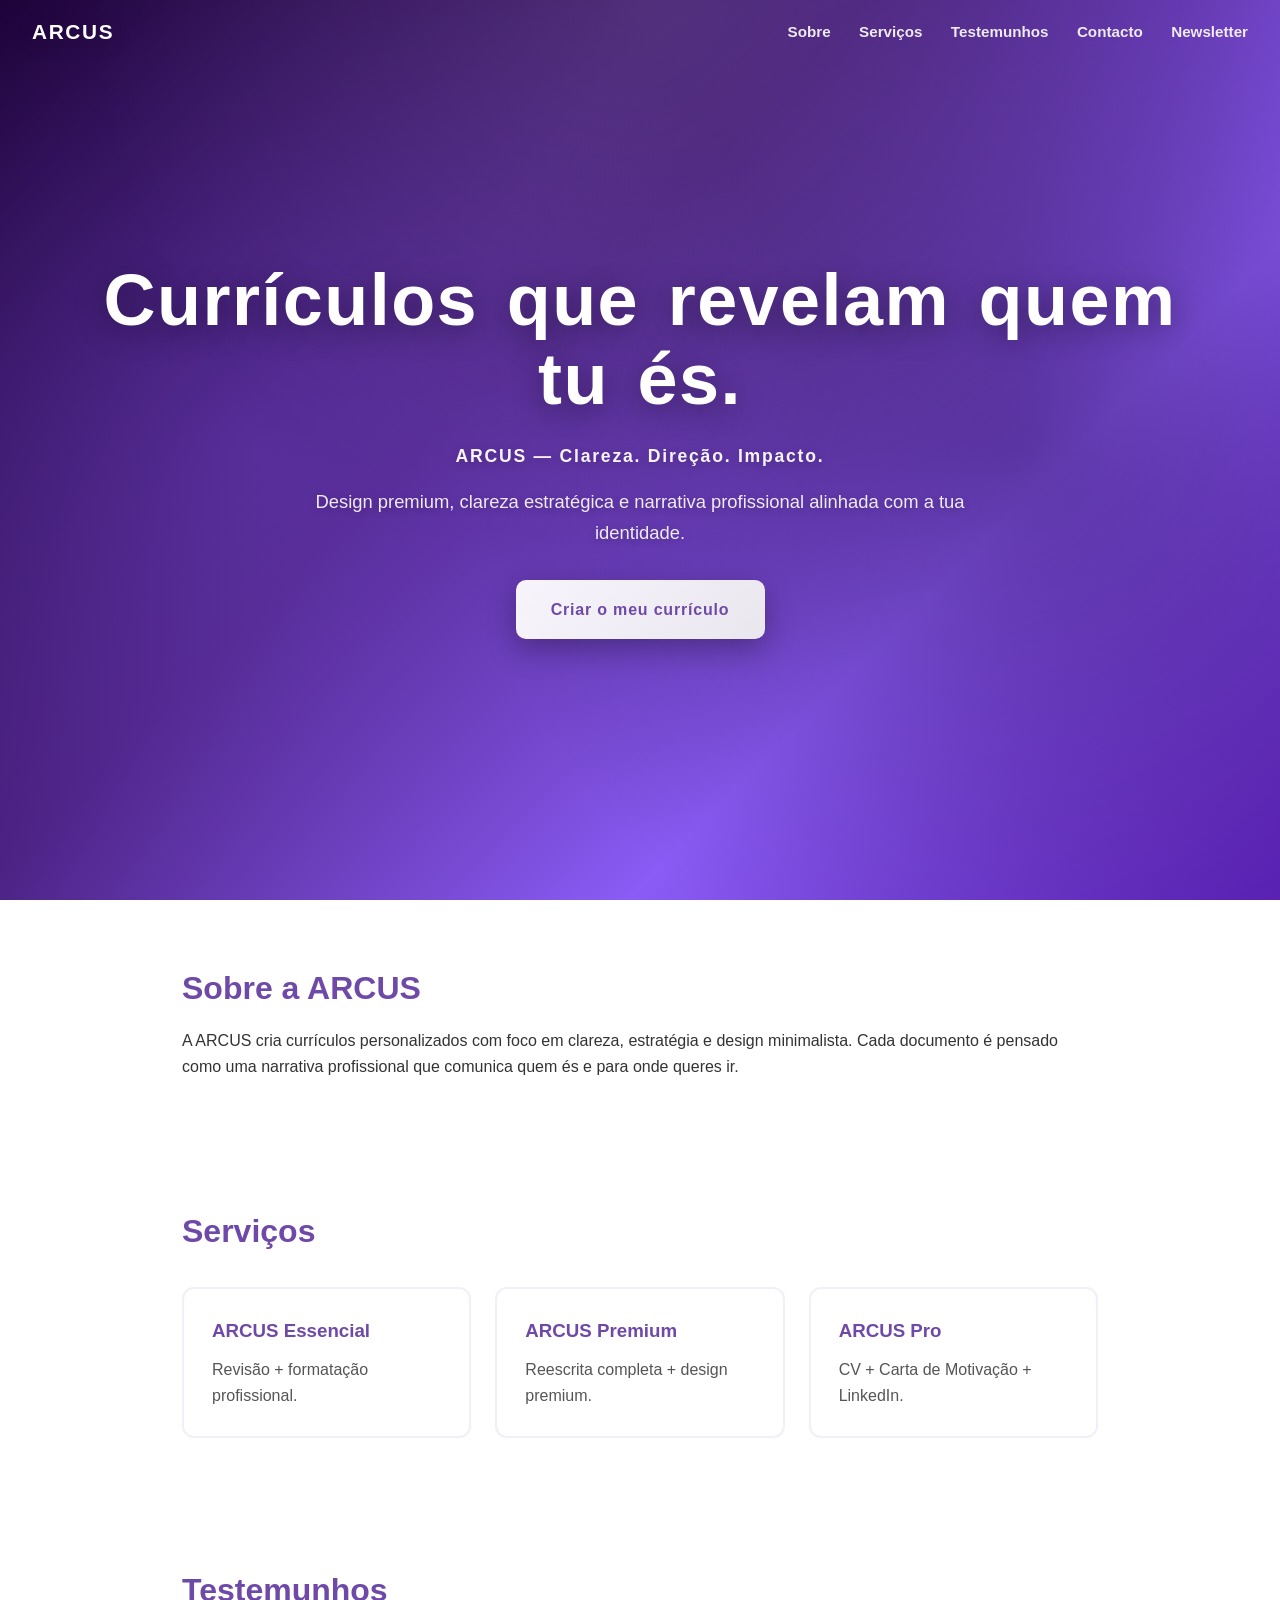
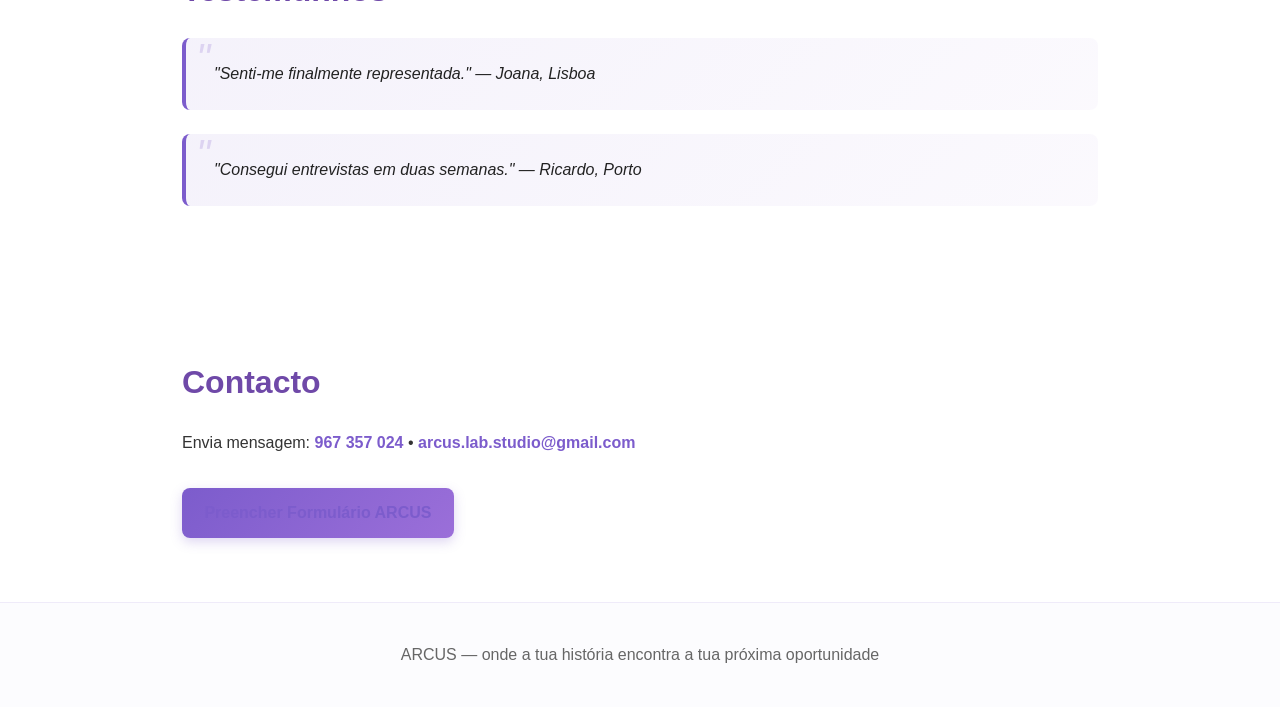
<file: index.html>
<!DOCTYPE html>
<html lang="pt">
<head>
  <meta charset="UTF-8">
  <title>ARCUS — Currículos Premium</title>
  <meta name="viewport" content="width=device-width, initial-scale=1.0">
  <!-- Rebuild trigger: 2026-07-05T09:59:00Z -->
  <link rel="stylesheet" href="css/style.css">
  <script defer src="js/main.js"></script>
</head>

<body>

  <!-- NAV COM LOGO -->
  <nav class="nav">
    <div class="nav-logo">
      ARCUS
    </div>
    <div class="nav-links">
      <a href="#sobre">Sobre</a>
      <a href="#servicos">Serviços</a>
      <a href="#testemunhos">Testemunhos</a>
      <a href="#contacto">Contacto</a>
      <a href="newsletter.html">Newsletter</a>
    </div>
  </nav>

  <!-- HERO ARCUS LILÁS -->
  <header id="newsletter" class="hero-arcus">
    <div class="hero-inner">
      <!-- Título padrão do site (visível normalmente) -->
      <h1 class="hero-title" id="hero-title">
        Currículos que revelam quem tu és.
      </h1>

      <p class="site-slogan" id="hero-slogan">ARCUS — Clareza. Direção. Impacto.</p>

      <p class="hero-subtitle" id="hero-subtitle">
        Design premium, clareza estratégica e narrativa profissional alinhada com a tua identidade.
      </p>

      <a href="#contacto" class="hero-btn">Criar o meu currículo</a>
    </div>
  </header>

  <!-- SOBRE -->
  <section id="sobre" class="section">
    <h2>Sobre a ARCUS</h2>
    <p>
      A ARCUS cria currículos personalizados com foco em clareza, estratégia e design minimalista.
      Cada documento é pensado como uma narrativa profissional que comunica quem és e para onde queres ir.
    </p>
  </section>

  <!-- SERVIÇOS -->
  <section id="servicos" class="section">
    <h2>Serviços</h2>

    <div class="service-list">
      <a href="essencial.html" class="service-link">
        <div class="service-item" data-service="essencial">
          <h3>ARCUS Essencial</h3>
          <p>Revisão + formatação profissional.</p>
        </div>
      </a>

      <a href="premium.html" class="service-link">
        <div class="service-item" data-service="premium">
          <h3>ARCUS Premium</h3>
          <p>Reescrita completa + design premium.</p>
        </div>
      </a>

      <a href="pro.html" class="service-link">
        <div class="service-item" data-service="pro">
          <h3>ARCUS Pro</h3>
          <p>CV + Carta de Motivação + LinkedIn.</p>
        </div>
      </a>
    </div>
  </section>

  <!-- TESTEMUNHOS -->
  <section id="testemunhos" class="section">
    <h2>Testemunhos</h2>
    <blockquote>"Senti-me finalmente representada." — Joana, Lisboa</blockquote>
    <blockquote>"Consegui entrevistas em duas semanas." — Ricardo, Porto</blockquote>
  </section>

  <!-- CONTACTO -->
  <section id="contacto" class="section">
    <h2>Contacto</h2>

    <div class="contact-grid">
      <div class="contact-col">
        <p>Envia mensagem: <strong><a href="tel:967357024">967 357 024</a></strong> • <strong><a href="mailto:arcus.lab.studio@gmail.com">arcus.lab.studio@gmail.com</a></strong></p>

        <div style="margin-top: 2rem;">
          <a class="btn"
             href="https://docs.google.com/forms/d/e/1FAIpQLSdgZjvCkSFQyAm8LTBRbNrYUzsHeZEWcXFs1bMV3sAayrCq4w/viewform?usp=publish-editor"
             target="_blank">
            Preencher Formulário ARCUS
          </a>
        </div>
      </div>

    </div>
  </section>

  <!-- FOOTER -->
  <footer class="footer">
    ARCUS — onde a tua história encontra a tua próxima oportunidade
  </footer>

  <!-- MODAL DE SERVIÇOS -->
  <div id="service-modal" class="modal">
    <div class="modal-content">
      <button class="modal-close">&times;</button>
      <div id="modal-body"></div>
    </div>
  </div>

</body>
</html>
</file>
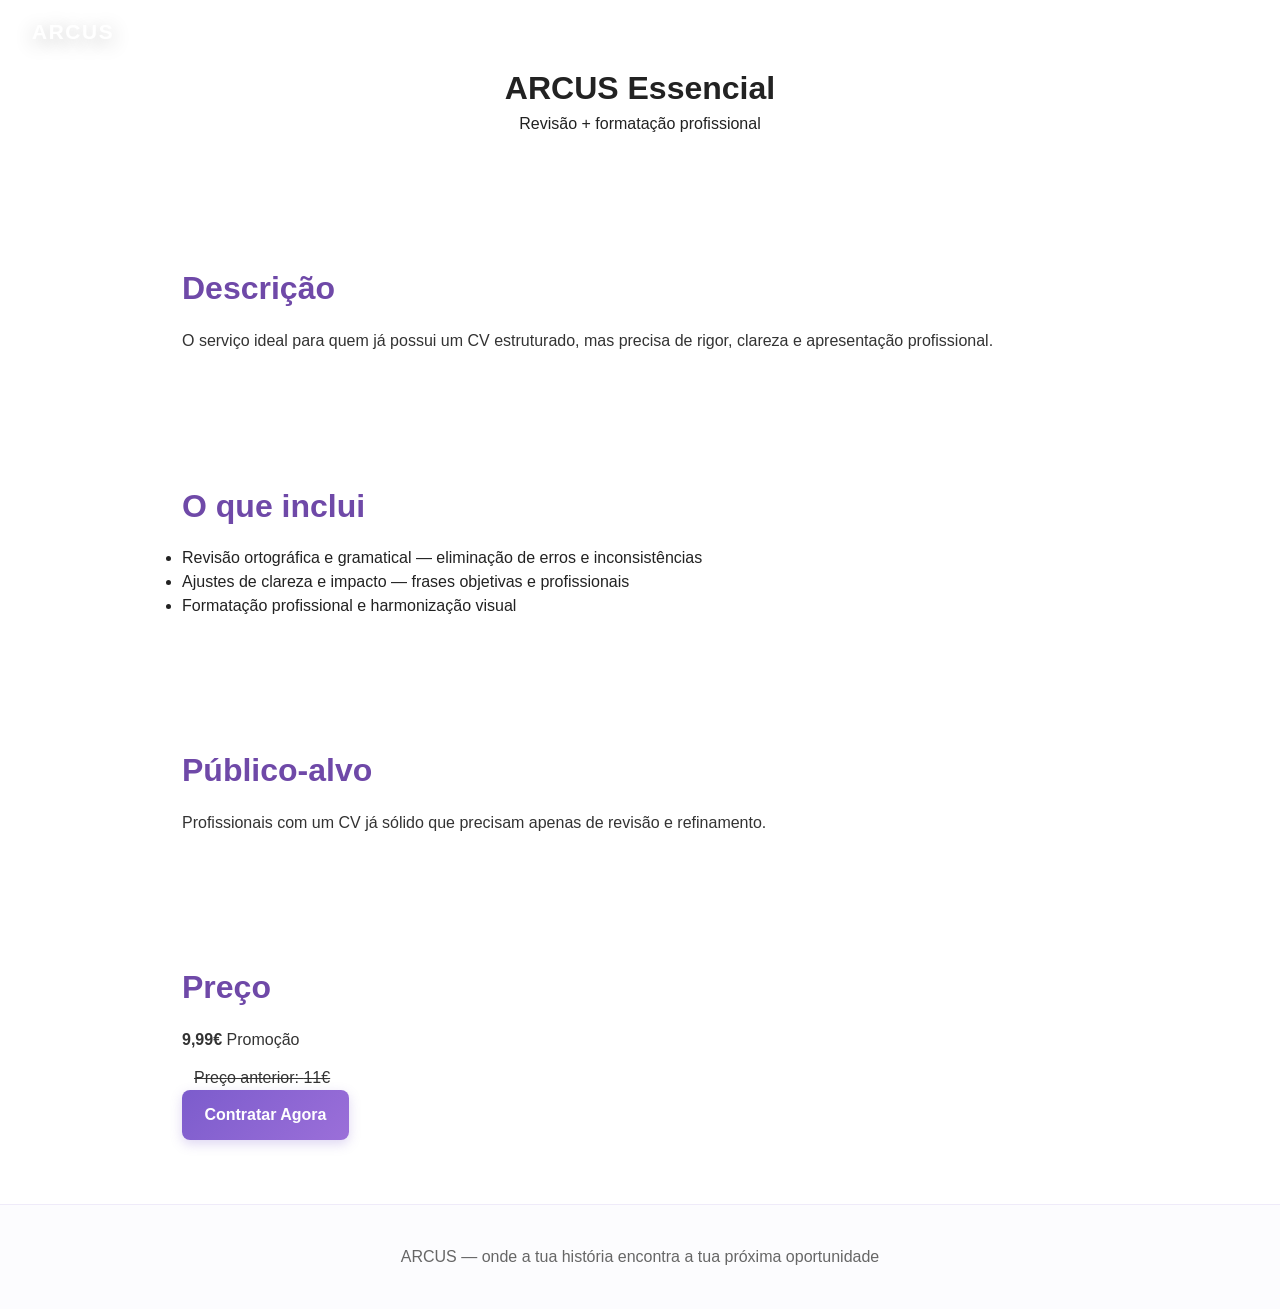
<file: essencial.html>
<!DOCTYPE html>
<html lang="pt">
<head>
  <meta charset="UTF-8">
  <title>ARCUS Essencial — Currículos Premium</title>
  <meta name="viewport" content="width=device-width, initial-scale=1.0">
  <link rel="stylesheet" href="css/style.css">
  <script defer src="js/main.js"></script>
</head>

<body>

  <!-- NAV COM LOGO -->
  <nav class="nav">
    <div class="nav-logo">
      <a href="index.html" style="text-decoration: none; color: inherit;">ARCUS</a>
    </div>
    <div class="nav-links">
      <a href="index.html#sobre">Sobre</a>
      <a href="index.html#servicos">Serviços</a>
      <a href="index.html#testemunhos">Testemunhos</a>
      <a href="index.html#contacto">Contacto</a>
    </div>
  </nav>

  <!-- HERO -->
  <header class="hero-service">
    <div class="hero-inner">
      <h1 class="service-title">ARCUS Essencial</h1>
      <p class="service-subtitle">Revisão + formatação profissional</p>
    </div>
  </header>

  <!-- CONTEÚDO PRINCIPAL -->
  <main>
    <section class="section">
      <h2>Descrição</h2>
      <p>
        O serviço ideal para quem já possui um CV estruturado, mas precisa de rigor, clareza e apresentação profissional.
      </p>
    </section>

    <section class="section">
      <h2>O que inclui</h2>
      <ul class="service-content-list">
        <li>Revisão ortográfica e gramatical — eliminação de erros e inconsistências</li>
        <li>Ajustes de clareza e impacto — frases objetivas e profissionais</li>
        <li>Formatação profissional e harmonização visual</li>
      </ul>
    </section>

    <section class="section">
      <h2>Público-alvo</h2>
      <p>
        Profissionais com um CV já sólido que precisam apenas de revisão e refinamento.
      </p>
    </section>

    <section class="section price-highlight-section">
      <h2>Preço</h2>
      <div class="price-box">
        <p class="price-promo"><strong>9,99€</strong> <span class="promo-badge">Promoção</span></p>
        <p class="price-original">Preço anterior: <span style="text-decoration: line-through;">11€</span></p>
      </div>
      <a href="index.html#contacto" class="btn">Contratar Agora</a>
    </section>
  </main>

  <!-- FOOTER -->
  <footer class="footer">
    ARCUS — onde a tua história encontra a tua próxima oportunidade
  </footer>

</body>
</html>
</file>
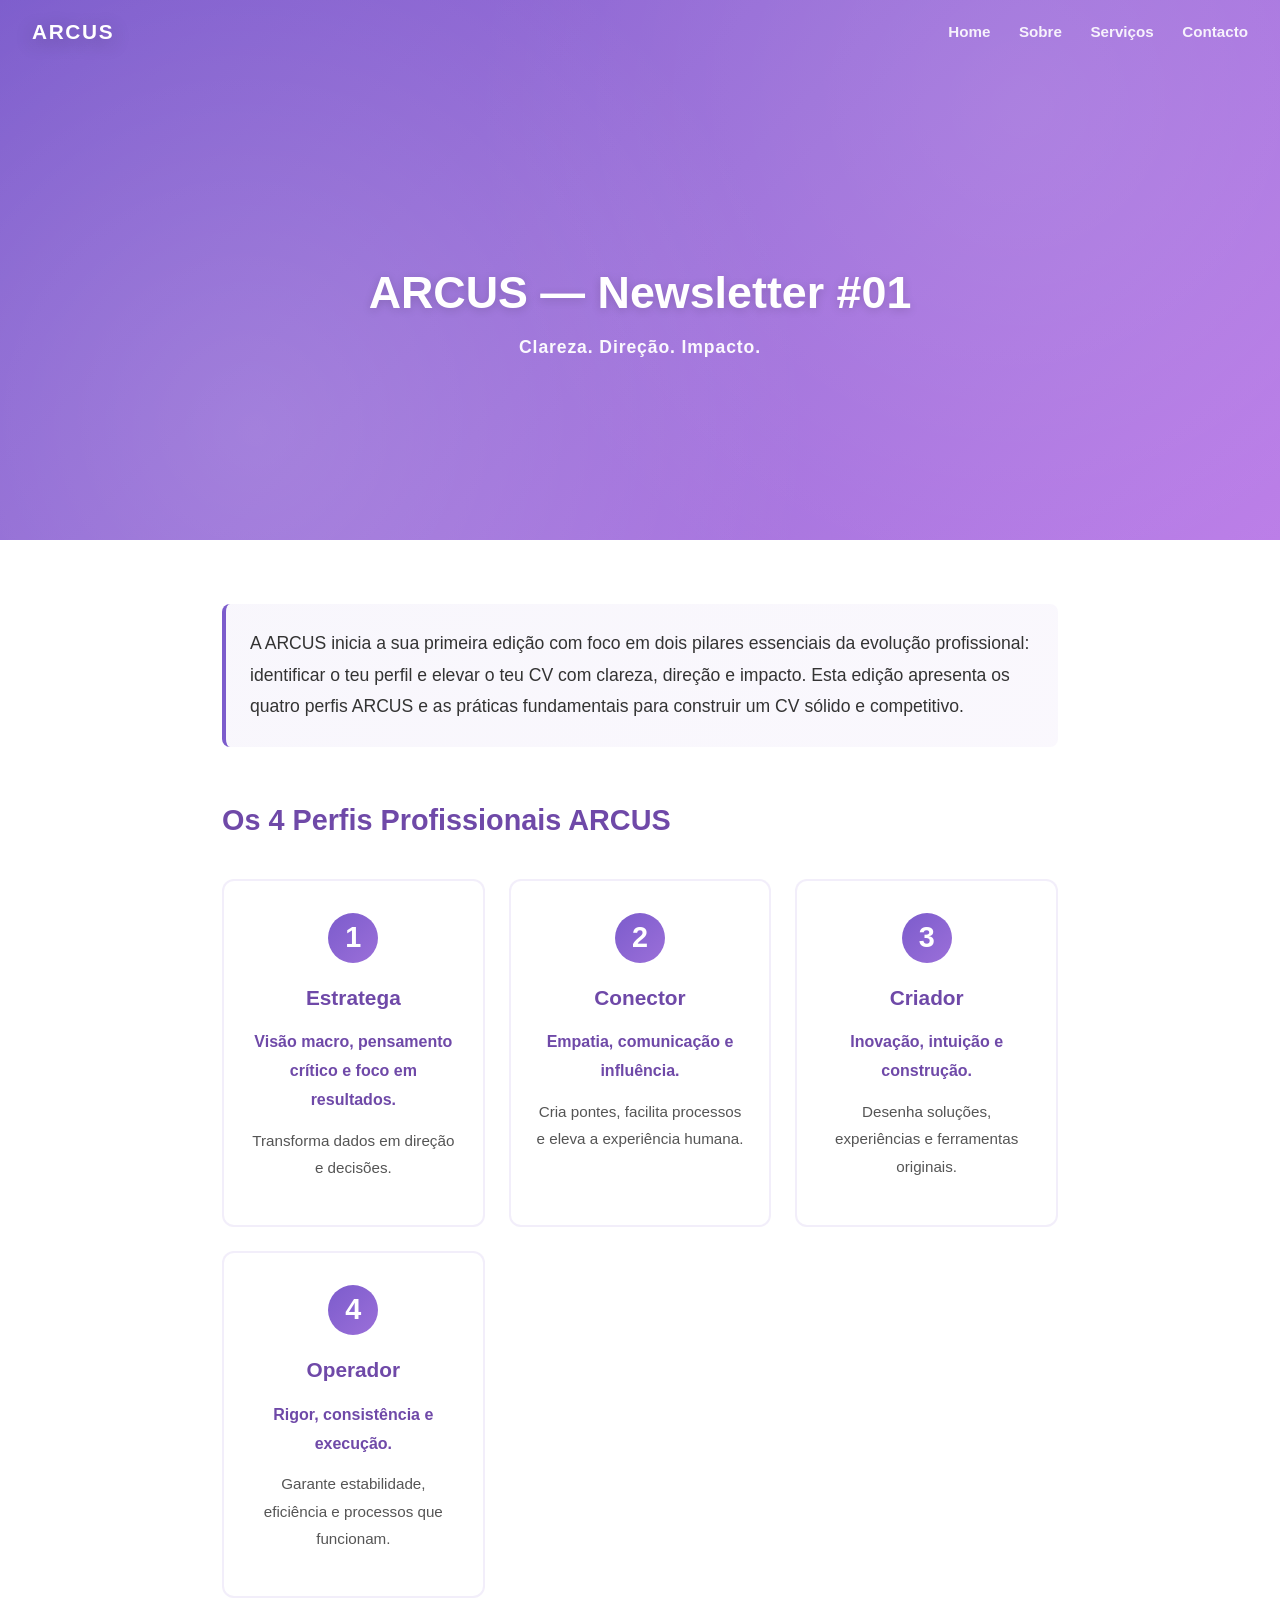
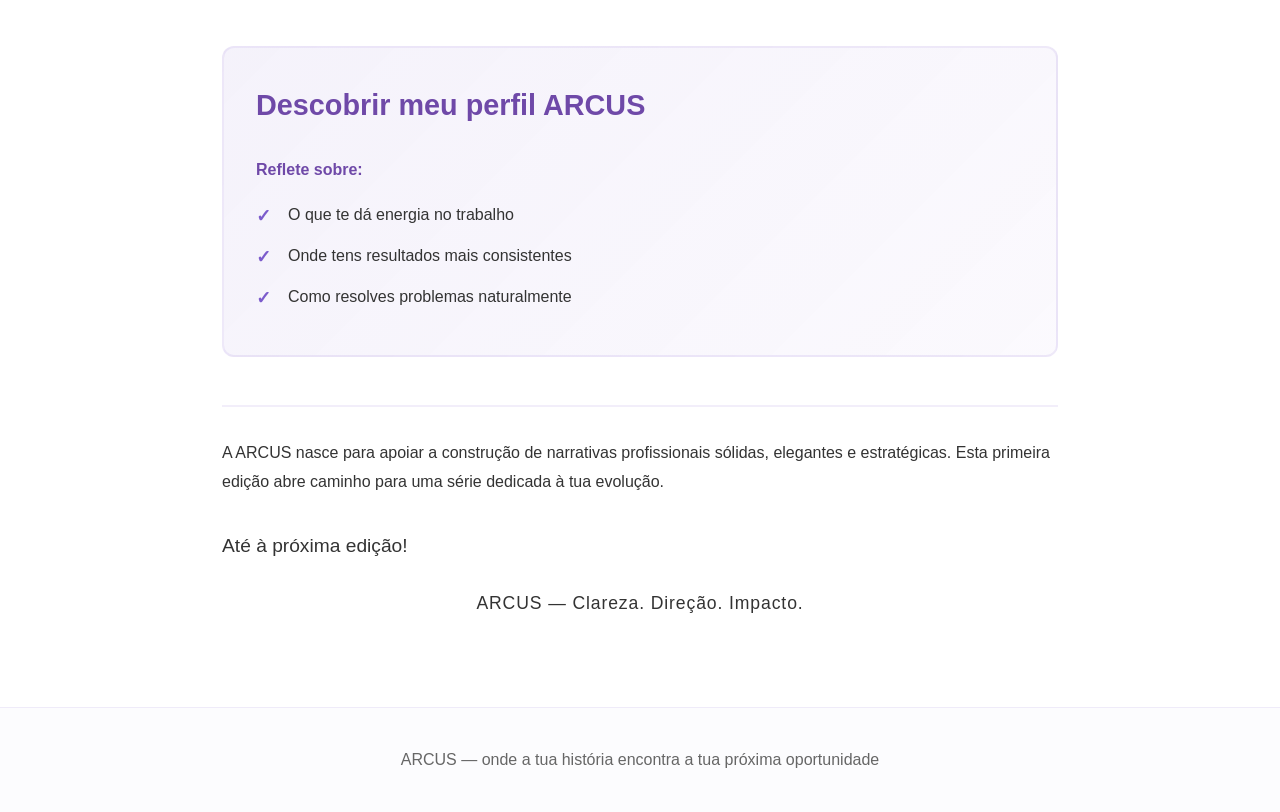
<file: newsletter.html>
<!DOCTYPE html>
<html lang="pt">
<head>
  <meta charset="UTF-8">
  <title>ARCUS — Newsletter #01</title>
  <meta name="viewport" content="width=device-width, initial-scale=1.0">
  <link rel="stylesheet" href="css/style.css">
  <link rel="stylesheet" href="css/newsletter.css">
  <script defer src="js/main.js"></script>
</head>

<body>

  <!-- NAV COM LOGO -->
  <nav class="nav">
    <div class="nav-logo">
      ARCUS
    </div>
    <div class="nav-links">
      <a href="index.html">Home</a>
      <a href="index.html#sobre">Sobre</a>
      <a href="index.html#servicos">Serviços</a>
      <a href="index.html#contacto">Contacto</a>
    </div>
  </nav>

  <!-- HERO NEWSLETTER -->
  <header class="hero-newsletter">
    <div class="hero-inner">
      <h1>ARCUS — Newsletter #01</h1>
      <p class="newsletter-subtitle">Clareza. Direção. Impacto.</p>
    </div>
  </header>

  <!-- CONTEÚDO NEWSLETTER -->
  <section class="newsletter-content">
    <article class="newsletter-article">
      <p class="newsletter-intro">
        A ARCUS inicia a sua primeira edição com foco em dois pilares essenciais da evolução profissional: identificar o teu perfil e elevar o teu CV com clareza, direção e impacto. Esta edição apresenta os quatro perfis ARCUS e as práticas fundamentais para construir um CV sólido e competitivo.
      </p>

      <h2>Os 4 Perfis Profissionais ARCUS</h2>

      <div class="profiles-grid">
        <div class="profile-card">
          <div class="profile-number">1</div>
          <h3>Estratega</h3>
          <p><strong>Visão macro, pensamento crítico e foco em resultados.</strong></p>
          <p>Transforma dados em direção e decisões.</p>
        </div>

        <div class="profile-card">
          <div class="profile-number">2</div>
          <h3>Conector</h3>
          <p><strong>Empatia, comunicação e influência.</strong></p>
          <p>Cria pontes, facilita processos e eleva a experiência humana.</p>
        </div>

        <div class="profile-card">
          <div class="profile-number">3</div>
          <h3>Criador</h3>
          <p><strong>Inovação, intuição e construção.</strong></p>
          <p>Desenha soluções, experiências e ferramentas originais.</p>
        </div>

        <div class="profile-card">
          <div class="profile-number">4</div>
          <h3>Operador</h3>
          <p><strong>Rigor, consistência e execução.</strong></p>
          <p>Garante estabilidade, eficiência e processos que funcionam.</p>
        </div>
      </div>

      <div class="discovery-section">
        <h2>Descobrir meu perfil ARCUS</h2>
        <p class="discovery-intro">Reflete sobre:</p>
        <ul class="discovery-list">
          <li>O que te dá energia no trabalho</li>
          <li>Onde tens resultados mais consistentes</li>
          <li>Como resolves problemas naturalmente</li>
        </ul>
      </div>

      <div class="closing-section">
        <p>
          A ARCUS nasce para apoiar a construção de narrativas profissionais sólidas, elegantes e estratégicas. Esta primeira edição abre caminho para uma série dedicada à tua evolução.
        </p>

        <p class="closing-message">
          Até à próxima edição!
        </p>

        <p class="closing-slogan">
          ARCUS — Clareza. Direção. Impacto.
        </p>
      </div>
    </article>
  </section>

  <!-- FOOTER -->
  <footer class="footer">
    ARCUS — onde a tua história encontra a tua próxima oportunidade
  </footer>

</body>
</html>
</file>
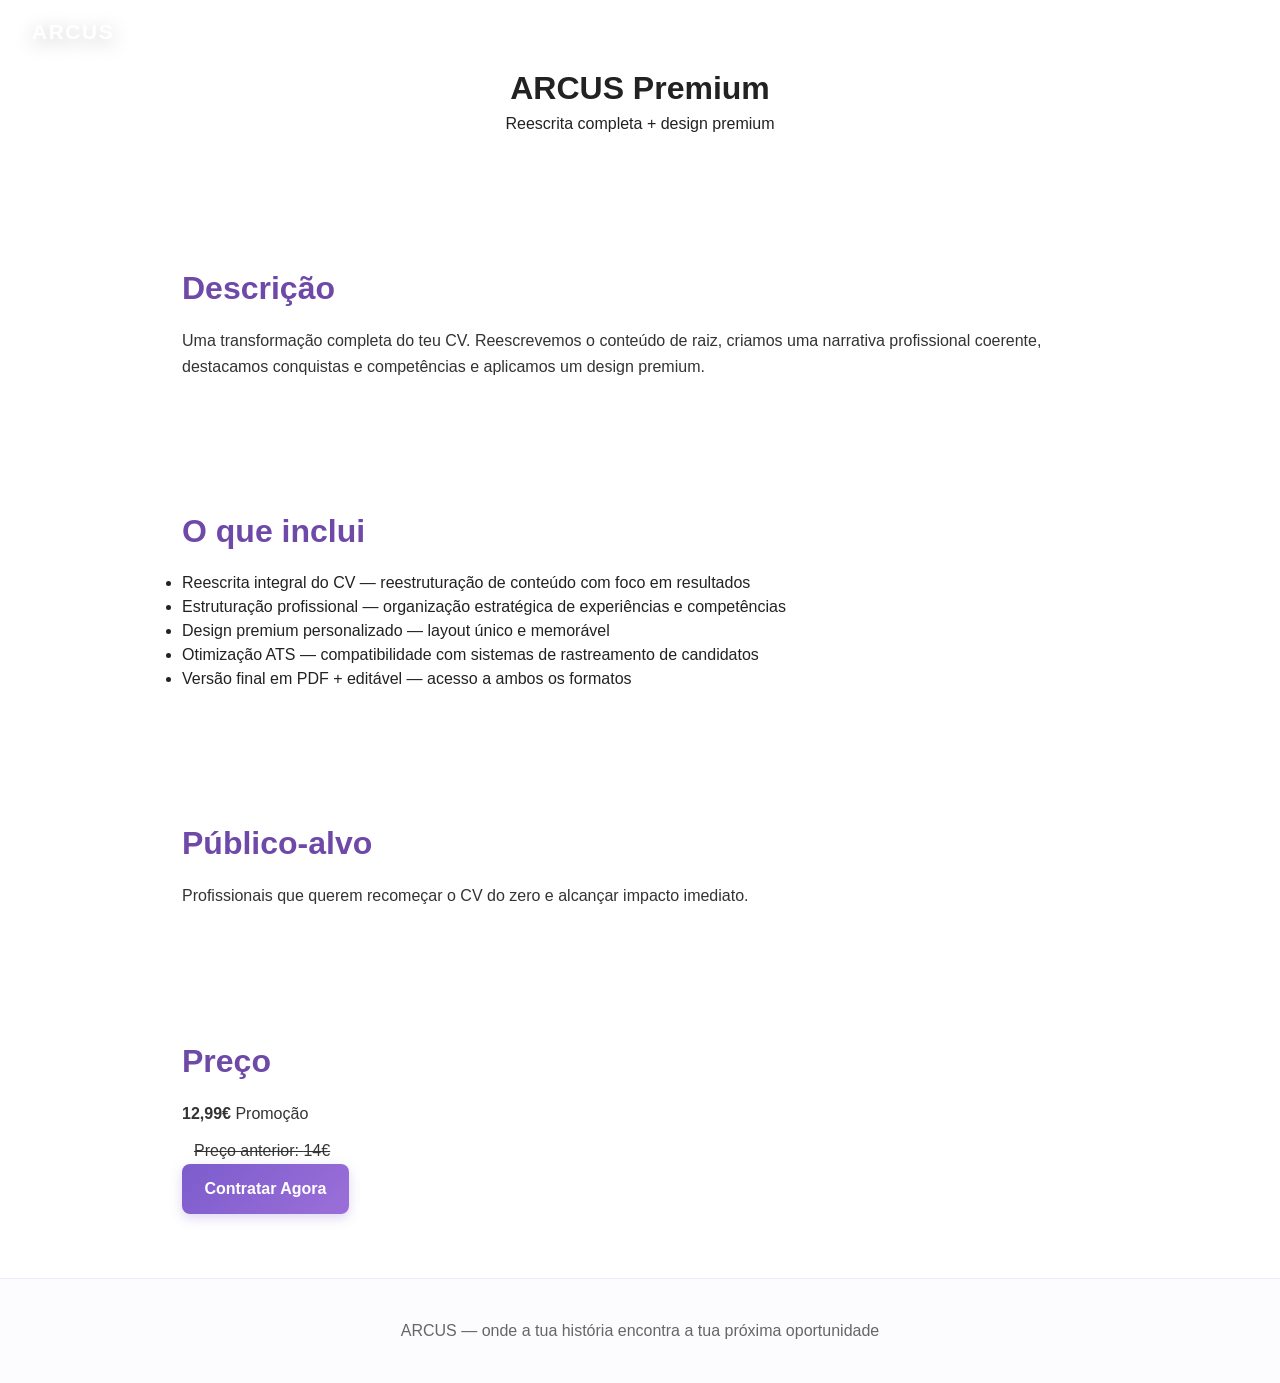
<file: premium.html>
<!DOCTYPE html>
<html lang="pt">
<head>
  <meta charset="UTF-8">
  <title>ARCUS Premium — Currículos Premium</title>
  <meta name="viewport" content="width=device-width, initial-scale=1.0">
  <link rel="stylesheet" href="css/style.css">
  <script defer src="js/main.js"></script>
</head>

<body>

  <!-- NAV COM LOGO -->
  <nav class="nav">
    <div class="nav-logo">
      <a href="index.html" style="text-decoration: none; color: inherit;">ARCUS</a>
    </div>
    <div class="nav-links">
      <a href="index.html#sobre">Sobre</a>
      <a href="index.html#servicos">Serviços</a>
      <a href="index.html#testemunhos">Testemunhos</a>
      <a href="index.html#contacto">Contacto</a>
    </div>
  </nav>

  <!-- HERO -->
  <header class="hero-service">
    <div class="hero-inner">
      <h1 class="service-title">ARCUS Premium</h1>
      <p class="service-subtitle">Reescrita completa + design premium</p>
    </div>
  </header>

  <!-- CONTEÚDO PRINCIPAL -->
  <main>
    <section class="section">
      <h2>Descrição</h2>
      <p>
        Uma transformação completa do teu CV. Reescrevemos o conteúdo de raiz, criamos uma narrativa profissional coerente, destacamos conquistas e competências e aplicamos um design premium.
      </p>
    </section>

    <section class="section">
      <h2>O que inclui</h2>
      <ul class="service-content-list">
        <li>Reescrita integral do CV — reestruturação de conteúdo com foco em resultados</li>
        <li>Estruturação profissional — organização estratégica de experiências e competências</li>
        <li>Design premium personalizado — layout único e memorável</li>
        <li>Otimização ATS — compatibilidade com sistemas de rastreamento de candidatos</li>
        <li>Versão final em PDF + editável — acesso a ambos os formatos</li>
      </ul>
    </section>

    <section class="section">
      <h2>Público-alvo</h2>
      <p>
        Profissionais que querem recomeçar o CV do zero e alcançar impacto imediato.
      </p>
    </section>

    <section class="section price-highlight-section">
      <h2>Preço</h2>
      <div class="price-box">
        <p class="price-promo"><strong>12,99€</strong> <span class="promo-badge">Promoção</span></p>
        <p class="price-original">Preço anterior: <span style="text-decoration: line-through;">14€</span></p>
      </div>
      <a href="index.html#contacto" class="btn">Contratar Agora</a>
    </section>
  </main>

  <!-- FOOTER -->
  <footer class="footer">
    ARCUS — onde a tua história encontra a tua próxima oportunidade
  </footer>

</body>
</html>
</file>
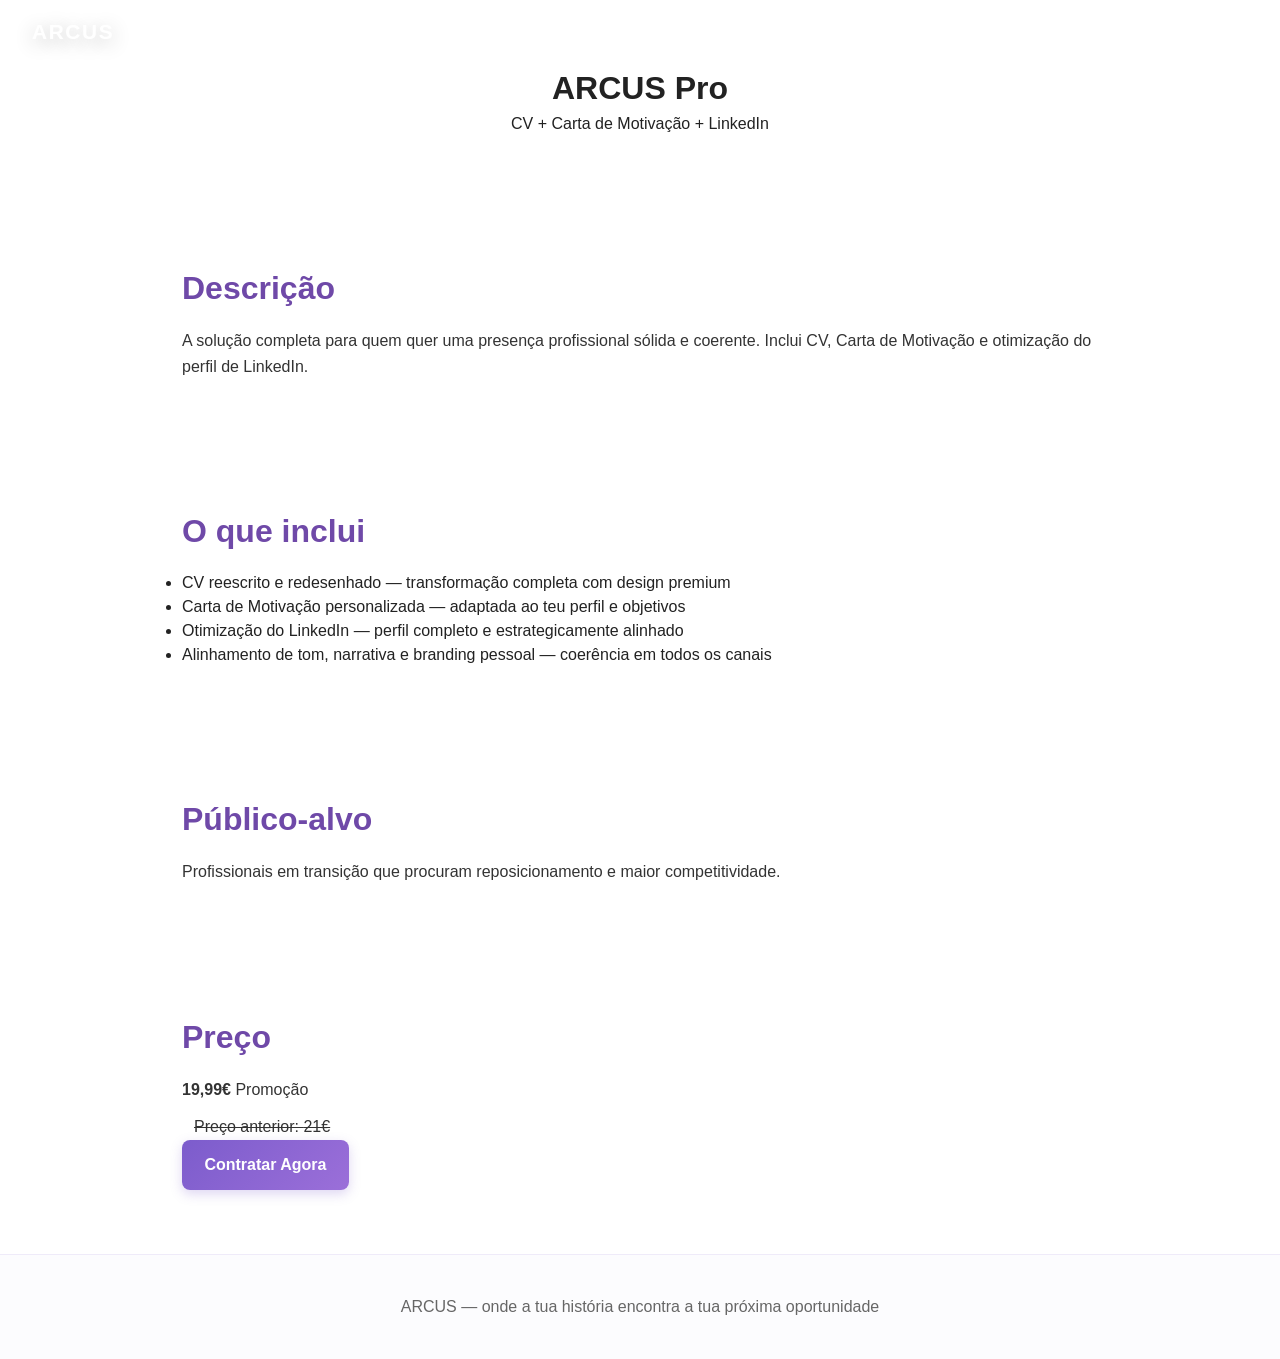
<file: pro.html>
<!DOCTYPE html>
<html lang="pt">
<head>
  <meta charset="UTF-8">
  <title>ARCUS Pro — Currículos Premium</title>
  <meta name="viewport" content="width=device-width, initial-scale=1.0">
  <link rel="stylesheet" href="css/style.css">
  <script defer src="js/main.js"></script>
</head>

<body>

  <!-- NAV COM LOGO -->
  <nav class="nav">
    <div class="nav-logo">
      <a href="index.html" style="text-decoration: none; color: inherit;">ARCUS</a>
    </div>
    <div class="nav-links">
      <a href="index.html#sobre">Sobre</a>
      <a href="index.html#servicos">Serviços</a>
      <a href="index.html#testemunhos">Testemunhos</a>
      <a href="index.html#contacto">Contacto</a>
    </div>
  </nav>

  <!-- HERO -->
  <header class="hero-service">
    <div class="hero-inner">
      <h1 class="service-title">ARCUS Pro</h1>
      <p class="service-subtitle">CV + Carta de Motivação + LinkedIn</p>
    </div>
  </header>

  <!-- CONTEÚDO PRINCIPAL -->
  <main>
    <section class="section">
      <h2>Descrição</h2>
      <p>
        A solução completa para quem quer uma presença profissional sólida e coerente. Inclui CV, Carta de Motivação e otimização do perfil de LinkedIn.
      </p>
    </section>

    <section class="section">
      <h2>O que inclui</h2>
      <ul class="service-content-list">
        <li>CV reescrito e redesenhado — transformação completa com design premium</li>
        <li>Carta de Motivação personalizada — adaptada ao teu perfil e objetivos</li>
        <li>Otimização do LinkedIn — perfil completo e estrategicamente alinhado</li>
        <li>Alinhamento de tom, narrativa e branding pessoal — coerência em todos os canais</li>
      </ul>
    </section>

    <section class="section">
      <h2>Público-alvo</h2>
      <p>
        Profissionais em transição que procuram reposicionamento e maior competitividade.
      </p>
    </section>

    <section class="section price-highlight-section">
      <h2>Preço</h2>
      <div class="price-box">
        <p class="price-promo"><strong>19,99€</strong> <span class="promo-badge">Promoção</span></p>
        <p class="price-original">Preço anterior: <span style="text-decoration: line-through;">21€</span></p>
      </div>
      <a href="index.html#contacto" class="btn">Contratar Agora</a>
    </section>
  </main>

  <!-- FOOTER -->
  <footer class="footer">
    ARCUS — onde a tua história encontra a tua próxima oportunidade
  </footer>

</body>
</html>
</file>
<file: css/style.css>
/* Reset básico */
* { box-sizing: border-box; margin: 0; padding: 0; }
html, body { height: 100%; }
body {
  font-family: -apple-system, BlinkMacSystemFont, "Segoe UI", Roboto, "Helvetica Neue", Arial, "Noto Sans", "Liberation Sans", sans-serif;
  line-height: 1.5;
  color: #222;
  background: #fff;
  -webkit-font-smoothing: antialiased;
  -moz-osx-font-smoothing: grayscale;
}

/* Navegação */
.nav {
  position: fixed;
  top: 0;
  left: 0;
  right: 0;
  display: flex;
  justify-content: space-between;
  align-items: center;
  padding: 1rem 2rem;
  background: transparent;
  transition: background-color 240ms ease, padding 240ms ease, box-shadow 240ms ease;
  z-index: 40;
}
.nav .nav-logo {
  font-weight: 900;
  letter-spacing: 0.08em;
  color: #fff;
  font-size: 1.3rem;
  text-shadow: 0 4px 20px rgba(0,0,0,0.3);
}
.nav .nav-links a {
  margin-left: 1.5rem;
  color: rgba(255,255,255,0.9);
  text-decoration: none;
  font-weight: 600;
  transition: color 200ms ease;
  position: relative;
  font-size: 0.95rem;
}
.nav .nav-links a::after {
  content: '';
  position: absolute;
  bottom: -4px;
  left: 0;
  width: 0;
  height: 2px;
  background: rgba(255,255,255,0.8);
  transition: width 200ms ease;
}
.nav .nav-links a:hover {
  color: #fff;
}
.nav .nav-links a:hover::after {
  width: 100%;
}

/* Estado reduzido da nav quando se faz scroll */
.nav-small {
  background: rgba(0,0,0,0.85);
  padding: 0.75rem 2rem;
  box-shadow: 0 4px 20px rgba(0,0,0,0.4);
  backdrop-filter: blur(10px);
}
.nav-small .nav-logo {
  text-shadow: 0 2px 8px rgba(0,0,0,0.3);
}

/* HERO */
.hero-arcus {
  display: flex;
  align-items: center;
  justify-content: center;
  min-height: 100vh;
  padding-top: 0;
  background: linear-gradient(135deg, #1a0033 0%, #4a2080 40%, #8b5cf6 70%, #5b21b6 100%);
  color: #fff;
  position: relative;
  overflow: hidden;
}

.hero-arcus::before {
  content: '';
  position: absolute;
  top: 0;
  left: 0;
  right: 0;
  bottom: 0;
  background: 
    radial-gradient(circle at 20% 50%, rgba(139, 92, 246, 0.3) 0%, transparent 50%),
    radial-gradient(circle at 80% 50%, rgba(26, 0, 51, 0.4) 0%, transparent 50%),
    radial-gradient(circle at 50% 0%, rgba(255, 255, 255, 0.1) 0%, transparent 50%);
  pointer-events: none;
}

.hero-inner {
  max-width: 1200px;
  margin: 0 auto;
  padding: 4rem 2rem;
  position: relative;
  z-index: 1;
  text-align: center;
  display: flex;
  flex-direction: column;
  align-items: center;
  justify-content: center;
}

.hero-title {
  font-size: 4.5rem;
  line-height: 1.1;
  font-weight: 900;
  margin-bottom: 1.5rem;
  color: #fff;
  text-shadow: 0 6px 30px rgba(0,0,0,0.4);
  letter-spacing: 0.02em;
  word-spacing: 0.1em;
}

.newsletter-title {
  font-size: 2rem;
  font-weight: 700;
  margin-bottom: 0.5rem;
  color: #fff;
  text-shadow: 0 2px 8px rgba(0,0,0,0.1);
}

.site-slogan {
  margin-bottom: 1rem;
  color: rgba(255,255,255,0.95);
  font-weight: 700;
  font-size: 1.1rem;
  letter-spacing: 0.1em;
  text-shadow: 0 2px 10px rgba(0,0,0,0.2);
}

.hero-subtitle {
  margin-bottom: 2rem;
  color: rgba(255,255,255,0.9);
  max-width: 700px;
  font-size: 1.15rem;
  line-height: 1.7;
  text-shadow: 0 2px 8px rgba(0,0,0,0.2);
}

.hero-btn {
  display: inline-block;
  background: linear-gradient(135deg, rgba(255,255,255,0.95) 0%, rgba(240,240,240,0.95) 100%);
  color: #6f49a8;
  padding: 1.1rem 2.2rem;
  border-radius: 10px;
  text-decoration: none;
  font-weight: 800;
  transition: all 300ms ease;
  box-shadow: 0 10px 30px rgba(0,0,0,0.3);
  letter-spacing: 0.05em;
  font-size: 1rem;
}

.hero-btn:hover {
  transform: translateY(-3px);
  box-shadow: 0 15px 40px rgba(0,0,0,0.4);
  background: linear-gradient(135deg, #fff 0%, #f5f5f5 100%);
}

/* Sections */
.section {
  padding: 4rem 2rem;
  max-width: 980px;
  margin: 0 auto;
}

.section h2 {
  font-size: 2rem;
  margin-bottom: 1rem;
  color: #6f49a8;
  font-weight: 700;
}

.section p {
  margin-top: 0.75rem;
  color: #333;
  line-height: 1.6;
}

/* Services */
.service-list {
  display: grid;
  grid-template-columns: repeat(auto-fit, minmax(240px, 1fr));
  gap: 1.5rem;
  margin-top: 2rem;
}

.service-link {
  text-decoration: none;
  color: inherit;
}

.service-item {
  background: #fff;
  border: 2px solid rgba(124,92,204,0.1);
  padding: 1.75rem;
  border-radius: 12px;
  transition: all 300ms cubic-bezier(0.34, 1.56, 0.64, 1);
  cursor: pointer;
  position: relative;
  overflow: hidden;
}

.service-item::before {
  content: '';
  position: absolute;
  top: -100%;
  left: 0;
  width: 100%;
  height: 100%;
  background: linear-gradient(135deg, rgba(124,92,204,0.05) 0%, rgba(155,111,217,0.05) 100%);
  transition: top 300ms ease;
  z-index: 0;
}

.service-item:hover::before {
  top: 0;
}

.service-item:hover {
  transform: translateY(-8px);
  border-color: rgba(124,92,204,0.3);
  box-shadow: 0 12px 30px rgba(124,92,204,0.12);
}

.service-item h3 {
  margin-bottom: 0.75rem;
  color: #6f49a8;
  font-weight: 700;
  position: relative;
  z-index: 1;
}

.service-item p {
  color: #555;
  position: relative;
  z-index: 1;
}

/* Testimonials */
blockquote {
  display: block;
  margin: 1.5rem 0;
  padding: 1.5rem 1.75rem;
  border-left: 4px solid #7c5ccc;
  background: linear-gradient(135deg, rgba(124,92,204,0.08) 0%, rgba(155,111,217,0.04) 100%);
  color: #222;
  border-radius: 8px;
  font-style: italic;
  font-weight: 500;
  position: relative;
}

blockquote::before {
  content: '"';
  position: absolute;
  top: 0;
  left: 10px;
  font-size: 2.5rem;
  color: rgba(124,92,204,0.2);
  line-height: 1;
}

/* Contact */
.contact-grid {
  margin-top: 1.5rem;
}

.contact-grid p {
  color: #333;
  margin-bottom: 1rem;
}

.contact-grid a {
  color: #7c5ccc;
  text-decoration: none;
  font-weight: 600;
  transition: color 200ms ease;
}

.contact-grid a:hover {
  color: #6f49a8;
}

.btn {
  display: inline-block;
  background: linear-gradient(135deg, #7c5ccc 0%, #9b6fd9 100%);
  color: #fff;
  padding: 0.8rem 1.4rem;
  border-radius: 8px;
  text-decoration: none;
  font-weight: 700;
  transition: all 300ms ease;
  box-shadow: 0 4px 12px rgba(124,92,204,0.25);
}

.btn:hover {
  transform: translateY(-2px);
  box-shadow: 0 8px 20px rgba(124,92,204,0.35);
}

/* Footer */
.footer {
  padding: 2.5rem;
  text-align: center;
  color: #666;
  border-top: 1px solid rgba(124,92,204,0.1);
  background: rgba(124,92,204,0.02);
  font-weight: 500;
}

/* Modal */
.modal {
  display: none;
  position: fixed;
  inset: 0;
  background: rgba(0,0,0,0.5);
  align-items: center;
  justify-content: center;
  z-index: 60;
  backdrop-filter: blur(4px);
}

.modal.active {
  display: flex;
}

.modal-content {
  background: #fff;
  padding: 2rem;
  border-radius: 14px;
  max-width: 760px;
  width: 92%;
  position: relative;
  box-shadow: 0 20px 60px rgba(0,0,0,0.2);
  border: 1px solid rgba(124,92,204,0.1);
}

.modal-content h2 {
  color: #6f49a8;
  margin-bottom: 0.75rem;
  font-size: 1.75rem;
}

.modal-content h3 {
  color: #6f49a8;
  margin-top: 1.5rem;
  margin-bottom: 0.75rem;
  font-weight: 700;
}

.modal-content ul {
  margin-left: 1.5rem;
  color: #333;
}

.modal-content li {
  margin-bottom: 0.5rem;
}

.modal-close {
  position: absolute;
  right: 16px;
  top: 16px;
  background: transparent;
  border: none;
  font-size: 1.8rem;
  cursor: pointer;
  color: #999;
  transition: color 200ms ease;
}

.modal-close:hover {
  color: #6f49a8;
}

.price-highlight {
  color: #7c5ccc;
  font-weight: 800;
  font-size: 1.2rem;
}

.price-original {
  text-decoration: line-through;
  color: #999;
  margin-left: 0.75rem;
}

.price-section {
  margin-top: 1.5rem;
  padding-top: 1.5rem;
  border-top: 1px solid rgba(124,92,204,0.1);
}

.modal-btn {
  display: inline-block;
  margin-top: 1rem;
  background: linear-gradient(135deg, #7c5ccc 0%, #9b6fd9 100%);
  color: #fff;
  padding: 0.8rem 1.4rem;
  border-radius: 8px;
  text-decoration: none;
  font-weight: 700;
  transition: all 300ms ease;
}

.modal-btn:hover {
  transform: translateY(-2px);
  box-shadow: 0 8px 20px rgba(124,92,204,0.35);
}

/* Small utilities and animations used by JS */
.visible {
  opacity: 1;
  transform: none;
  transition: opacity 360ms ease, transform 360ms ease;
}

.hero-inner, .section, .service-item, blockquote {
  opacity: 0;
  transform: translateY(12px);
}

/* Responsive tweaks */
@media (max-width: 768px) {
  .hero-title {
    font-size: 3rem;
  }

  .nav .nav-links a {
    margin-left: 0.8rem;
    font-size: 0.85rem;
  }

  .hero-inner {
    padding: 3rem 1.5rem;
  }

  .service-list {
    grid-template-columns: 1fr;
  }
}

@media (max-width: 640px) {
  .hero-title {
    font-size: 2.2rem;
  }

  .nav {
    padding: 0.75rem 1rem;
  }

  .nav .nav-logo {
    font-size: 1.1rem;
  }

  .nav .nav-links a {
    display: inline-block;
    margin-left: 0.5rem;
    font-size: 0.75rem;
  }

  .hero-inner {
    padding: 2rem 1rem;
    min-height: 100vh;
    justify-content: center;
  }

  .hero-subtitle {
    font-size: 1rem;
  }

  .hero-btn {
    padding: 0.9rem 1.8rem;
    font-size: 0.95rem;
  }

  .section {
    padding: 2rem 1rem;
  }

  .modal-content {
    padding: 1.5rem;
  }
}

/* Fallback: garantir que o conteúdo fica visível caso o JavaScript não carregue/executar */
.hero-inner, .section, .service-item, blockquote {
  opacity: 1 !important;
  transform: none !important;
}
</file>
<file: css/newsletter.css>
/* Newsletter Specific Styles */

/* Hero Newsletter */
.hero-newsletter {
  display: flex;
  align-items: center;
  min-height: 60vh;
  padding-top: 5rem;
  background: linear-gradient(135deg, #7c5ccc 0%, #9b6fd9 50%, #bb7de8 100%);
  color: #fff;
  position: relative;
  overflow: hidden;
}

.hero-newsletter::before {
  content: '';
  position: absolute;
  top: 0;
  left: 0;
  right: 0;
  bottom: 0;
  background: radial-gradient(circle at 20% 80%, rgba(255,255,255,0.15) 0%, transparent 50%),
              radial-gradient(circle at 80% 20%, rgba(255,255,255,0.1) 0%, transparent 50%);
  pointer-events: none;
}

.hero-newsletter .hero-inner {
  position: relative;
  z-index: 1;
  text-align: center;
}

.hero-newsletter h1 {
  font-size: 2.8rem;
  font-weight: 800;
  margin-bottom: 0.5rem;
  text-shadow: 0 2px 10px rgba(0,0,0,0.15);
}

.newsletter-subtitle {
  font-size: 1.1rem;
  font-weight: 600;
  color: rgba(255,255,255,0.95);
  letter-spacing: 0.05em;
}

/* Newsletter Content */
.newsletter-content {
  max-width: 900px;
  margin: 0 auto;
  padding: 4rem 2rem;
}

.newsletter-article {
  line-height: 1.8;
}

.newsletter-intro {
  font-size: 1.1rem;
  color: #333;
  margin-bottom: 3rem;
  padding: 1.5rem;
  background: linear-gradient(135deg, rgba(124,92,204,0.05) 0%, rgba(155,111,217,0.05) 100%);
  border-left: 4px solid #7c5ccc;
  border-radius: 8px;
  font-weight: 500;
}

.newsletter-article h2 {
  font-size: 1.8rem;
  color: #6f49a8;
  margin-top: 2.5rem;
  margin-bottom: 2rem;
  font-weight: 700;
}

/* Profiles Grid */
.profiles-grid {
  display: grid;
  grid-template-columns: repeat(auto-fit, minmax(200px, 1fr));
  gap: 1.5rem;
  margin-bottom: 3rem;
}

.profile-card {
  background: #fff;
  border: 2px solid rgba(124,92,204,0.1);
  padding: 2rem 1.5rem;
  border-radius: 12px;
  text-align: center;
  transition: all 300ms cubic-bezier(0.34, 1.56, 0.64, 1);
  position: relative;
  overflow: hidden;
}

.profile-card::before {
  content: '';
  position: absolute;
  top: -100%;
  left: 0;
  width: 100%;
  height: 100%;
  background: linear-gradient(135deg, rgba(124,92,204,0.05) 0%, rgba(155,111,217,0.05) 100%);
  transition: top 300ms ease;
  z-index: 0;
}

.profile-card:hover {
  transform: translateY(-8px);
  border-color: rgba(124,92,204,0.3);
  box-shadow: 0 12px 30px rgba(124,92,204,0.12);
}

.profile-card:hover::before {
  top: 0;
}

.profile-number {
  width: 50px;
  height: 50px;
  background: linear-gradient(135deg, #7c5ccc 0%, #9b6fd9 100%);
  color: #fff;
  display: flex;
  align-items: center;
  justify-content: center;
  border-radius: 50%;
  font-size: 1.8rem;
  font-weight: 800;
  margin: 0 auto 1rem;
  position: relative;
  z-index: 1;
}

.profile-card h3 {
  color: #6f49a8;
  font-size: 1.3rem;
  font-weight: 700;
  margin-bottom: 0.75rem;
  position: relative;
  z-index: 1;
}

.profile-card p {
  color: #333;
  margin-bottom: 0.75rem;
  position: relative;
  z-index: 1;
}

.profile-card p:first-of-type {
  color: #6f49a8;
  font-weight: 600;
}

.profile-card p:last-of-type {
  font-size: 0.95rem;
  color: #555;
}

/* Discovery Section */
.discovery-section {
  background: linear-gradient(135deg, rgba(124,92,204,0.08) 0%, rgba(155,111,217,0.04) 100%);
  border: 2px solid rgba(124,92,204,0.1);
  padding: 2rem;
  border-radius: 12px;
  margin-bottom: 3rem;
}

.discovery-section h2 {
  margin-top: 0;
  margin-bottom: 1.5rem;
}

.discovery-intro {
  font-weight: 600;
  color: #6f49a8;
  margin-bottom: 1rem;
}

.discovery-list {
  list-style: none;
  padding: 0;
  margin: 0;
}

.discovery-list li {
  padding-left: 2rem;
  margin-bottom: 0.75rem;
  position: relative;
  color: #333;
  font-weight: 500;
}

.discovery-list li::before {
  content: '✓';
  position: absolute;
  left: 0;
  color: #7c5ccc;
  font-weight: 800;
  font-size: 1.1rem;
}

/* Closing Section */
.closing-section {
  margin-top: 3rem;
  padding-top: 2rem;
  border-top: 2px solid rgba(124,92,204,0.1);
}

.closing-section p {
  color: #333;
  margin-bottom: 1.5rem;
  line-height: 1.8;
  font-weight: 500;
}

.closing-message {
  font-size: 1.2rem;
  color: #6f49a8;
  font-weight: 700;
  margin-top: 2rem;
  margin-bottom: 1rem;
}

.closing-slogan {
  font-size: 1.1rem;
  color: #7c5ccc;
  font-weight: 700;
  letter-spacing: 0.05em;
  text-align: center;
}

/* Responsive */
@media (max-width: 768px) {
  .hero-newsletter h1 {
    font-size: 2rem;
  }

  .newsletter-content {
    padding: 2rem 1rem;
  }

  .profiles-grid {
    grid-template-columns: repeat(2, 1fr);
    gap: 1rem;
  }

  .profile-card {
    padding: 1.5rem 1rem;
  }

  .discovery-section {
    padding: 1.5rem;
  }
}

@media (max-width: 640px) {
  .hero-newsletter h1 {
    font-size: 1.6rem;
  }

  .newsletter-subtitle {
    font-size: 0.95rem;
  }

  .newsletter-intro {
    font-size: 1rem;
    padding: 1rem;
  }

  .newsletter-article h2 {
    font-size: 1.5rem;
    margin-top: 1.5rem;
    margin-bottom: 1.5rem;
  }

  .profiles-grid {
    grid-template-columns: 1fr;
  }

  .profile-card {
    padding: 1.5rem 1rem;
  }

  .discovery-section {
    padding: 1.5rem 1rem;
  }

  .closing-message {
    font-size: 1.1rem;
  }
}
</file>
